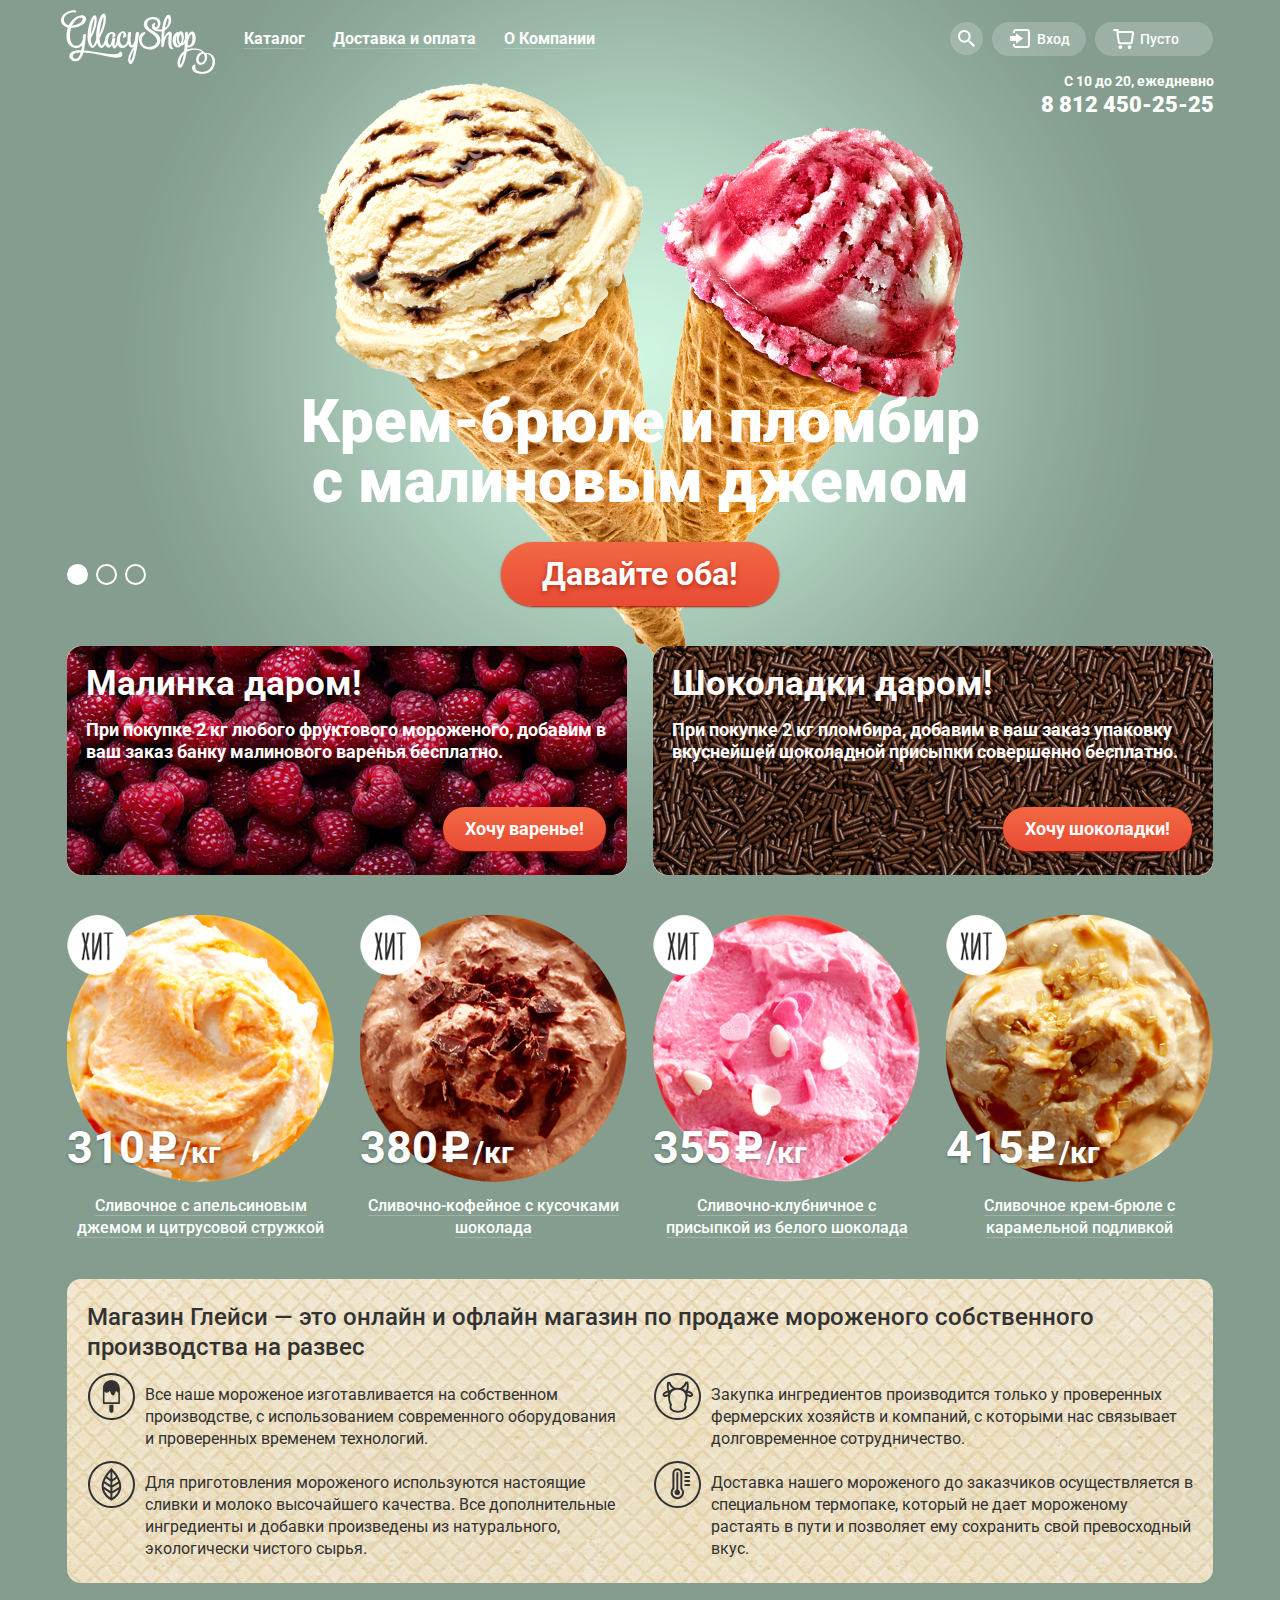
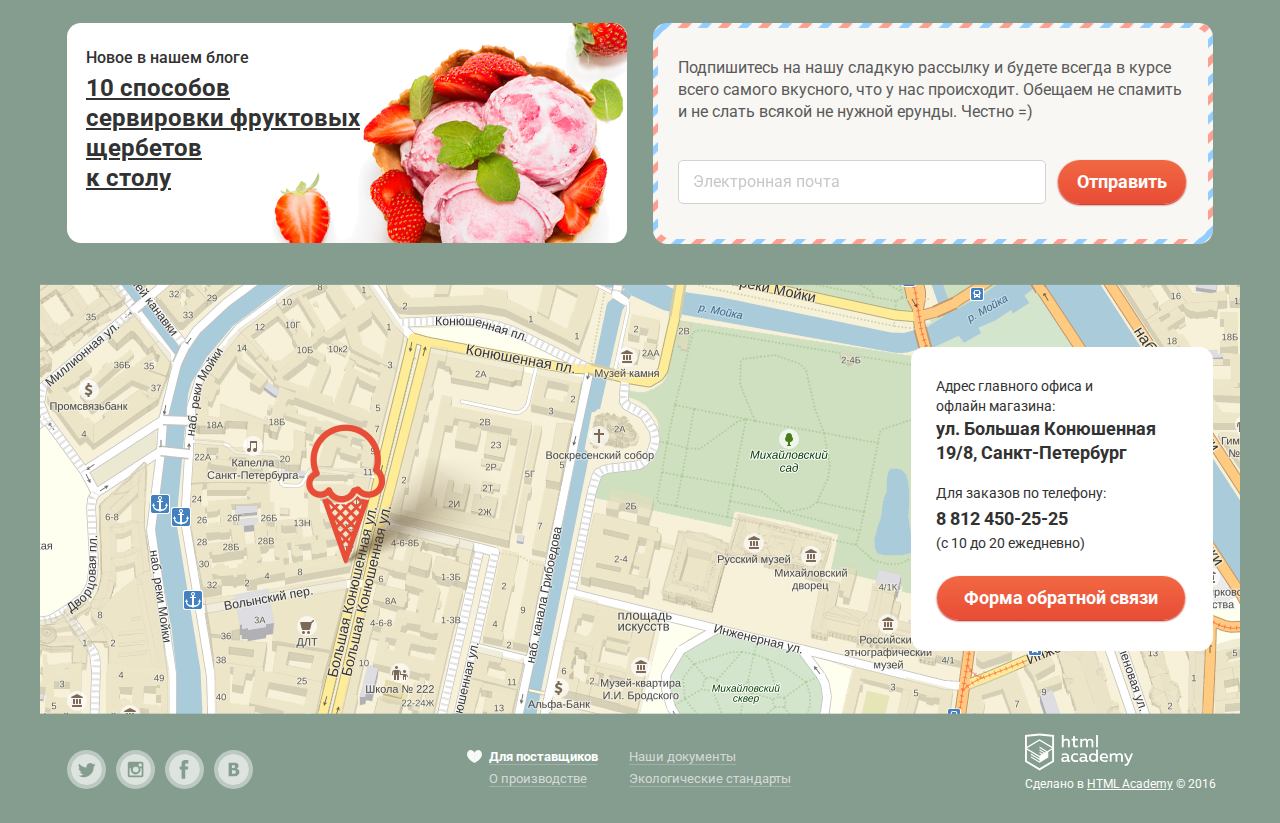
<file: index.html>
<!DOCTYPE html>
<html lang="ru">
    <head>
        <meta charset="utf-8">
        
        <title>HTML Academy: Глейси</title>
        
        <link rel="stylesheet" type="text/css" href="css/normalize.css">
        
        <link href="https://fonts.googleapis.com/css?family=Roboto:400,500,700,900,300&subset=cyrillic,latin" rel="stylesheet" type="text/css">
        
        <link rel="stylesheet" href="css/style.min.css">
    </head>
    
    <body class="index">
        <input type="radio" name="toggle" id="slider-btn1" class="slider-btn__toggle slider-btn__toggle1" checked>
        
        <input type="radio" name="toggle" id="slider-btn2" class="slider-btn__toggle slider-btn__toggle2">
        
        <input type="radio" name="toggle" id="slider-btn3" class="slider-btn__toggle slider-btn__toggle3">
    
        <div class="site-wrapper">
            <header class="main-header">
                <div class="main-header__container">   
                    <figure class="main-header__logo">
                        <img src="img/logo.svg" alt="GllasyShop" width="154" height="64">
                    </figure>

                    <nav class="main-header__main-menu">
                        <ul class="main-header__navigation">
                            <li class="main-header__menu main-header__menu--active">
                                <a href="catalog.html" class="main-header__link main-header__link--active header-link btn">Каталог</a>

                                <ul class="navigation-hidden">
                                    <li class="navigation-hidden__item navigation-hidden__item--border">
                                        <a href="#" class="navigation-hidden__link navigation-hidden__link--bold header-link">Новинки</a>
                                    </li>

                                    <li class="navigation-hidden__item"><a href="catalog.html" class="navigation-hidden__link header-link">Сливочное</a></li>

                                    <li class="navigation-hidden__item"><a href="#" class="navigation-hidden__link header-link">Щербеты</a></li>

                                    <li class="navigation-hidden__item"><a href="#" class="navigation-hidden__link header-link">Фруктовый лед</a></li>

                                    <li class="navigation-hidden__item"><a href="#" class="navigation-hidden__link header-link">Мелорин</a></li>
                                </ul>
                            </li>

                            <li class="main-header__menu">
                                <a href="#" class="main-header__link header-link btn">Доставка и оплата</a>
                            </li>

                            <li class="main-header__menu">
                                <a href="#" class="main-header__link header-link btn">О Компании</a>
                            </li>
                        </ul>
                    </nav>

                    <div class="user-block__text">      
                        <div class="user-block__working">
                            С 10 до 20, ежедневно
                        </div>    

                        <div class="user-block__text--bold">
                            8 812 450-25-25
                        </div>
                    </div>     

                    <div class="user-block">
                        <div class="user-block__search-block user-block__elem">
                            <button type="submit" name="search-btn" id="search-btn" form="search-form" class="user-block__search user-block__search--radius btn btn__user-block">
                                <!--псевдоэлемент с изображением-->
                            </button>

                            <div class="search-hidden form-view">     
                               <form id="search-form" class="search-hidden__form">
                                    <div class="input-container">  
                                        <input type="search" placeholder="Что ищем?" id="search-field" required class="search-hidden__input input-view">

                                        <label for="search-field" class="label__form">Что ищем?</label>
                                    </div>        
                                </form>
                            </div>    
                        </div>

                        <div class="user-block__login-block user-block__elem">
                            <a href="#" class="user-block__login btn btn__user-block">
                                <!--псевдоэлемент с изображением-->
                                Вход
                            </a>

                            <div class="user-block__form form-view">   
                                <form action="#" method="post" class="login-form">
                                    <div class="input-container">
                                        <input type="text" name="e-mail" placeholder="Электронная почта" id="e-mail-login" required class="login-form__e-mail login-form__input input-view">

                                        <label for="e-mail-field" class="label__form">Электронная почта</label>
                                    </div>    

                                    <div class="input-container">   
                                        <input type="password" name="password" placeholder="Пароль" id="password-field" required class="login-form__password login-form__input input-view">

                                        <label for="password-field" class="label__form">Пароль</label>
                                    </div>    

                                    <input type="submit" name="enter" id="enter-field" value="Войти" class="login-form__btn btn btn-red">

                                    <div class="login-form__links">
                                        <a href="#" class="login-form__link link">Забыли пароль?</a>
                                    </div>

                                    <div class="login-form__links">
                                        <a href="#" class="login-form__link link">Новая регистрация</a>
                                    </div>
                                </form>
                            </div>     
                        </div>

                        <div class="user-block__cart-block user-block__elem">
                            <a href="#" class="user-block__cart  btn btn__user-block">
                                <!--псевдоэлемент с изображением-->
                                Пусто
                            </a>
                        </div>
                    </div> 
                </div>
            </header>


            <main>
                <div class="slider">
                    <div class="slide" id="slide1">
                        <h1 class="slide__title">Крем-брюле и пломбир с малиновым джемом</h1>

                        <a class="slide__btn btn btn-red" href="#">Давайте оба!</a>
                    </div>

                    <div class="slide" id="slide2">
                        <h1 class="slide__title">Шоколадный пломбир и лимонный сорбет</h1>

                        <a class="slide__btn btn btn-red" href="#">Давайте оба!</a>
                    </div>

                    <div class="slide" id="slide3">
                        <h1 class="slide__title">Пломбир с помадкой и клубничный щербет</h1>

                        <a class="slide__btn btn btn-red" href="#">Давайте оба!</a>
                    </div>

                    <div class="slader-control">
                        <label for="slider-btn1" class="slader-control__label slader-control__label1"></label>
                        
                        <label for="slider-btn2" class="slader-control__label slader-control__label2"></label>
                        
                        <label for="slider-btn3" class="slader-control__label slader-control__label3"></label>
                    </div>
                </div>

                <div class="banner__container">   
                    <article class="banner banner1 block">
                        <div class="banner__content">
                            <h2 class="banner__caption">
                                Малинка даром!
                            </h2>

                            <p>
                                При покупке 2 кг любого фруктового мороженого, добавим
                                в ваш заказ банку малинового варенья бесплатно.
                            </p>

                            <a href="#" class="banner__btn btn btn-red">Хочу варенье!</a>
                        </div>    

                    </article> 

                    <article class="banner banner2 block">     
                        <div class="banner__content">
                            <h2 class="banner__caption">
                                Шоколадки даром!
                            </h2>

                            <p>
                                При покупке 2 кг пломбира, добавим в ваш заказ упаковку
                                вкуснейшей шоколадной присыпки совершенно бесплатно.
                            </p>

                            <a href="#" class="banner__btn btn btn-red">Хочу шоколадки!</a>
                        </div>    

                    </article>    
                </div> 

                <div class="ice-cream__container">    
                    <article class="ice-cream">
                        <div class="ice-cream__content">
                            <figure class="ice-cream__preview">
                                <img src="img/1.png" width="267" height="267" alt="Мороженное">
                                
                                <img src="img/hit1.png" width="61" height="61" alt="Хит" class="hit">
                            </figure>

                            <div class="ice-cream__price">
                               310
                                <span class="ruble"><!--псевдоэлемент знак рубль-->/кг</span>
                            </div>

                            <p>
                                <a href="#" class="ice-cream__link link">
                                    Сливочное с апельсиновым джемом и цитрусовой стружкой
                                </a>
                            </p>    
                        </div>

                        <div class="ice-cream__hidden">
                            <button type="button" name="quick-view1" value="Быстрый просмотр" class="ice-cream-hidden__btn btn btn-red">Быстрый просмотр</button>
                        </div>
                    </article>

                    <article class="ice-cream">
                        <div class="ice-cream__content">
                            <figure class="ice-cream__preview">
                                <img src="img/2.png" width="267" height="267" alt="Мороженное">
                               
                                <img src="img/hit1.png" width="61" height="61" alt="Хит" class="hit">
                            </figure>

                            <div class="ice-cream__price">
                               380
                                <span class="ruble"><!--псевдоэлемент знак рубль-->/кг</span>
                            </div>

                            <p> 
                                <a href="#" class="ice-cream__link link">
                                    Сливочно-кофейное с кусочками шоколада
                                </a>
                            </p>      
                        </div>

                        <div class="ice-cream__hidden">
                            <button type="button" name="quick-view" id="quick-view2" value="Быстрый просмотр" class="ice-cream-hidden__btn btn btn-red">Быстрый просмотр</button>
                        </div>
                    </article>

                    <article class="ice-cream">
                        <div class="ice-cream__content">
                            <figure class="ice-cream__preview">
                                <img src="img/3.png" width="267" height="267" alt="Мороженное">
                                
                                <img src="img/hit1.png" width="61" height="61" alt="Хит" class="hit">
                            </figure>

                            <div class="ice-cream__price">
                               355
                                <span class="ruble"><!--псевдоэлемент знак рубль-->/кг</span>
                            </div>

                            <p>   
                                <a href="#" class="ice-cream__link link">
                                    Сливочно-клубничное с присыпкой из белого шоколада
                                </a>
                            </p>     
                        </div>

                        <div class="ice-cream__hidden">
                            <button type="button" name="quick-view" id="quick-view3" value="Быстрый просмотр" class="ice-cream-hidden__btn btn btn-red">Быстрый просмотр</button>
                        </div>
                    </article>

                    <article class="ice-cream">
                        <div class="ice-cream__content">
                            <figure class="ice-cream__preview">
                                <img src="img/4.png" width="267" height="267" alt="Мороженное">
                                
                                <img src="img/hit1.png" width="61" height="61" alt="Хит" class="hit">
                            </figure>

                            <div class="ice-cream__price">
                               415
                                <span class="ruble"><!--псевдоэлемент знак рубль-->/кг</span>
                            </div>

                            <p>
                                <a href="#" class="ice-cream__link link">
                                    Сливочное крем-брюле с карамельной подливкой
                                </a>
                            </p>       
                        </div>

                        <div class="ice-cream__hidden">
                            <button type="button" name="quick-view" id="quick-view4" value="Быстрый просмотр" class="ice-cream-hidden__btn btn btn-red">Быстрый просмотр</button>
                        </div>
                    </article>
                </div>    

                <section class="block main-info">
                    <div class="main-info__container">       
                        <h3 class="main-info__caption">
                            Магазин Глейси  — это онлайн и офлайн магазин по продаже мороженого собственного производства на развес
                        </h3>

                        <div class="main-info__content">
                            <div class="main-info__text ice-lolly">
                                <!--Псевдоэлемент с картинкой-->
                                <p>
                                    Все наше мороженое изготавливается на собственном производстве, с использованием современного оборудования и проверенных временем технологий.
                                </p>
                            </div>

                            <div class="main-info__text leaf">    
                                <!--Псевдоэлемент с картинкой-->
                                <p>
                                    Для приготовления мороженого используются настоящие сливки и молоко высочайшего качества. Все дополнительные ингредиенты и добавки произведены из натурального, экологически чистого сырья.
                                </p>
                            </div>

                            <div class="main-info__text cow">
                                <!--Псевдоэлемент с картинкой-->
                                <p>
                                    Закупка ингредиентов  производится только у проверенных фермерских хозяйств и компаний, с которыми нас связывает долговременное сотрудничество.
                                </p>
                            </div>

                            <div class="main-info__text thermometer">
                                <!--Псевдоэлемент с картинкой-->
                                <p>
                                    Доставка нашего мороженого до заказчиков осуществляется в специальном термопаке, который не дает мороженому растаять в пути и позволяет ему сохранить свой превосходный вкус.
                                </p>
                            </div>    
                        </div>
                    </div>    
                </section>

                <div class="container-block">   
                    <article class="block blog">
                       <div class="blog__content">
                            <span class="blog__text">Новое в нашем блоге</span>

                            <h3 class="blog__caption">
                                <a href="#" class="blog__link link">
                                    10  способов сервировки
                                    фруктовых щербетов<br>
                                    к столу
                                </a>
                            </h3>
                        </div>
                    </article>

                    <article class="block subscription">
                        <div class="block subscription__content">
                            <p>
                                Подпишитесь на нашу сладкую рассылку и будете всегда в курсе всего самого вкусного, что у нас происходит. Обещаем не спамить и не слать всякой не нужной ерунды. Честно =) 
                            </p>

                            <form action="#" method="post" class="subscription__form">
                                <div class="input-container"> 
                                    <input type="text" name="e-mail" id="e-mail-field" placeholder="Электронная почта" required class="subscription__e-mail input-view">
                                    
                                    <label for="e-mail-field" class="label__form">Электронная почта</label>

                                    <input type="submit" name="sub-e-mail" id="submit-field" value="Отправить" class="subscription__btn btn btn-red">
                                </div>    
                            </form>
                        </div>
                    </article>
                </div> 

                <article class="location">
                    <figure class="location__map">
                        <img src="img/layer_3.png" width="1200" height="430" alt="Карта">
                    </figure>

                    <div class="location-info block">
                        <div class="location-info__feedback">
                            <div class="location-info__text location-info__address">
                                Адрес главного офиса и<br>
                                офлайн магазина:
                                
                                <span class="location-info__text-address location-info__text--bold">ул. Большая Конюшенная 19/8, Санкт-Петербург</span>
                            </div>    

                            <div class="location-info__text location-info__phone">   
                                Для заказов по телефону:
                                
                                <span class="location-info__text-phone location-info__text--bold">8 812 450-25-25</span>
                                (с 10 до 20 ежедневно)
                            </div>
                        </div>

                        <a href="form.html" id="feedback-btn" class="location-info__btn btn btn-red" onClick="show('block')">Форма обратной связи</a>
                    </div>
                </article>
            </main>

            <footer class="footer">
                <div class="footer__container">
                    <section class="social">
                        <a href="#" class="social__btn twiter">Твитер</a>
                       
                        <a href="#" class="social__btn instagram">Инстаграм</a>
                        
                        <a href="#" class="social__btn fecebook">Фейсбук</a>
                        
                        <a href="#" class="social__btn vk">Вконтакте</a>
                    </section>

                    <nav class="footer-info">
                        <ul class="footer-info__list footer-info__list1">   
                            <li class="footer-info__item footer-info__busy">
                                <a href="#" class="footer-info__link footer-info__link--img link">
                                    <span class="footer-info__text footer-info__text--bold link"><!--псевдоэлемент сердечко-->Для поставщиков</span>
                                </a>
                            </li>

                            <li class="footer-info__item footer-info__produce">
                                <a href="#" class="footer-info__link link">О производстве</a>
                            </li>
                        </ul>    

                        <ul class="footer-info__list footer-info__list2">   
                            <li class="footer-info__item footer-info__document">
                                <a href="#" class="footer-info__link link">Наши документы</a>
                            </li>

                            <li class="footer-info__item footer-info__eco">
                                <a href="#" class="footer-info__link link">Экологические стандарты</a>
                            </li>
                        </ul>     
                    </nav>

                    <section class="copiright">
                        <div class="copiright__container">   
                            <figure class="copiright__logo">
                                <img src="img/logo2.svg" width="108" height="38" alt="HtmlAcademy">
                            </figure>

                            <div class="copiright__text">Сделано в <a href="#" class="copiright__link link">HTML Academy</a> &#169; 2016</div>
                        </div>    
                    </section>
                </div>
            </footer>
        </div> 
        <div class="feedback-wraper" id="wrap-feedback">
            <section class="feedback" id="feedback">
               <div class="feedback__text">
                    <span class="feedback__text--bold">Мы обязательно вам ответим!</span>
                </div>

                <button type="button" class="feedback__close" onClick="show('none')">Close</button>

                <form action="#" method="post" class="feedback-form">
                    <div class="input-container">   
                        <input type="text" name="your-name" id="your-name" placeholder="Как вас зовут?" required class="feedback-form__name feedback-form__input input-view">
                        
                        <label for="your-name" class="label__form">Как вас зовут?</label>
                    </div>    

                    <div class="input-container">   
                        <input type="text" name="feedback-email" id="feedback-email" placeholder="Ваша почта для ответа?" required class="feedback-form__email feedback-form__input input-view">
                        
                        <label for="feedback-email" class="label__form">Ваша почта для ответа?</label>
                    </div>    

                    <div class="input-container">   
                        <textarea name="comment" id="comment" cols="30" rows="10" placeholder="Напишите что-нибудь..." required class="feedback-form__comment feedback-form__input input-view"></textarea>
                        
                        <label for="comment" class="label__form">Напишите что-нибудь...</label>
                    </div>    

                    <input type="submit" name="hidden-feedback" id="hidden-feedback" value="Отправить" class="feedback-form__btn btn btn-red">
                </form>
            </section> 
        </div>
         
        <script src="js/script.min.js"></script>                          
    </body>
</html>
</file>
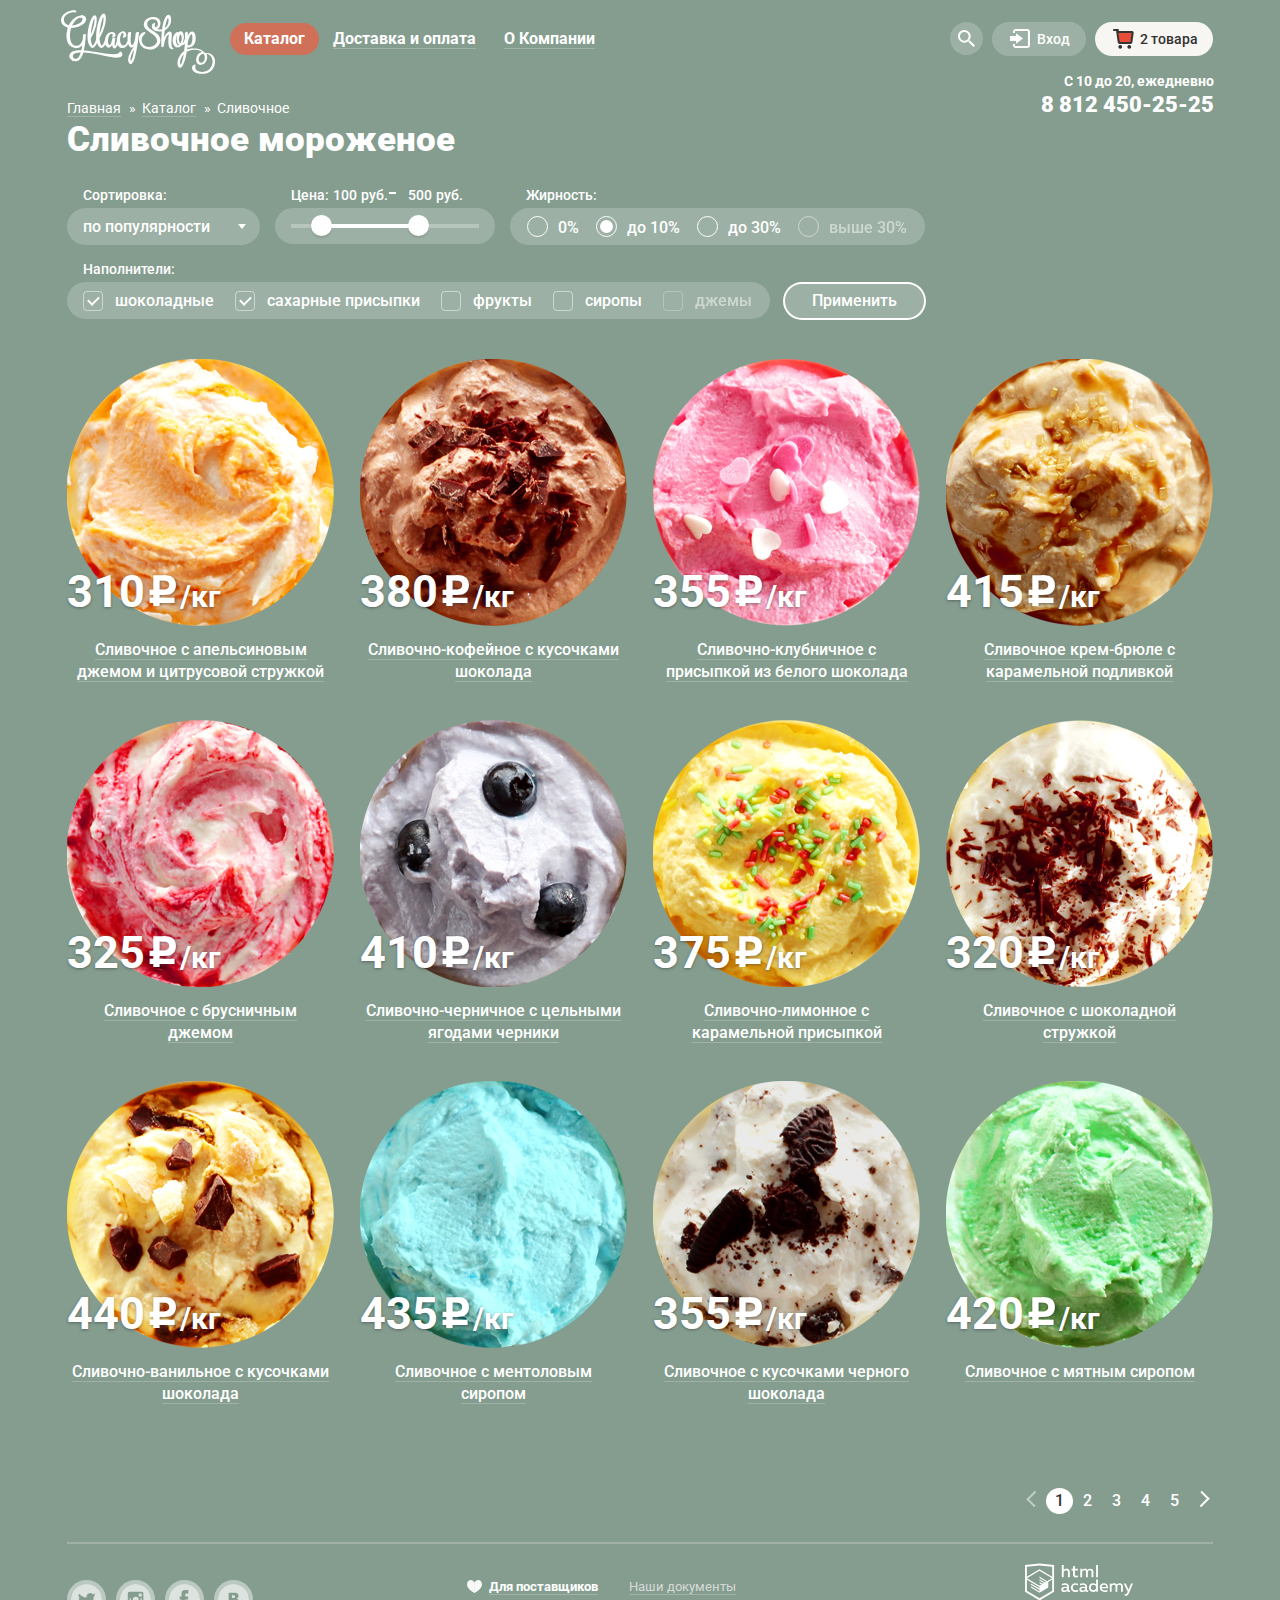
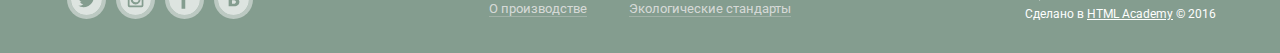
<file: catalog.html>
<!DOCTYPE html>
<html lang="ru">
    <head>
        <meta charset="UTF-8">
        
        <title>HTML Academy: Глейси(каталог)</title>
        
        <link rel="stylesheet" type="text/css" href="css/normalize.css">
        
        <link href="https://fonts.googleapis.com/css?family=Roboto:400,500,700,900,300&subset=cyrillic,latin" rel="stylesheet" type="text/css">
        
        <link rel="stylesheet" href="css/style.min.css">
    </head>
    
    <body class="catalog">
        <div class="site-wrapper">   
            <header class="main-header">
                <div class="main-header__container">   
                    <figure class="main-header__logo">
                        <a href="index.html"><img src="img/logo.svg" alt="GllasyShop" width="154" height="64"></a>
                    </figure>

                    <nav class="main-header__main-menu">
                        <ul class="main-header__navigation">
                            <li class="main-header__menu main-header__menu--active">
                                <a href="catalog.html" class="main-header__link main-header__link--active header-link btn">Каталог</a>

                                <ul class="navigation-hidden">
                                    <li class="navigation-hidden__item navigation-hidden__item--border">
                                        <a href="#" class="navigation-hidden__link navigation-hidden__link--bold header-link">Новинки</a>
                                    </li>
                                    
                                    <li class="navigation-hidden__item"><a href="catalog.html" class="navigation-hidden__link header-link navigation-hidden__link--visible">Сливочное</a></li>
                                    
                                    <li class="navigation-hidden__item"><a href="#" class="navigation-hidden__link header-link">Щербеты</a></li>
                                    
                                    <li class="navigation-hidden__item"><a href="#" class="navigation-hidden__link header-link">Фруктовый лед</a></li>
                                    
                                    <li class="navigation-hidden__item"><a href="#" class="navigation-hidden__link header-link">Мелорин</a></li>
                                </ul>
                            </li>

                            <li class="main-header__menu">
                                <a href="#" class="main-header__link header-link btn">Доставка и оплата</a>
                            </li>

                            <li class="main-header__menu">
                                <a href="#" class="main-header__link header-link btn">О Компании</a>
                            </li>
                        </ul>
                    </nav>

                    <div class="user-block__text">      
                        <div class="user-block__working">
                            С 10 до 20, ежедневно
                        </div>    

                        <div class="user-block__text--bold">
                            8 812 450-25-25
                        </div>
                    </div>     
                   
                    <div class="user-block">
                        <div class="user-block__search-block user-block__elem">
                            <button type="submit" name="search-btn" id="search-btn" form="search-form" class="user-block__search user-block__search--radius btn btn__user-block">
                                <!--псевдоэлемент с изображением-->
                            </button>

                            <div class="search-hidden form-view">     
                               <form id="search-form" class="search-hidden__form">
                                    <div class="input-container">  
                                        <input type="search" placeholder="Что ищем?" id="search-field" required class="search-hidden__input input-view">
                                        
                                        <label for="search-field" class="label__form">Что ищем?</label>
                                    </div>        
                                </form>
                            </div>   
                        </div>

                        <div class="user-block__login-block user-block__elem">
                            <a href="#" class="user-block__login btn btn__user-block">
                                <!--псевдоэлемент с изображением-->
                                Вход
                            </a>

                            <div class="user-block__form form-view">   
                                <form action="#" method="post" class="login-form">
                                    <div class="input-container">
                                        <input type="text" name="e-mail" placeholder="Электронная почта" id="e-mail-login" required class="login-form__e-mail login-form__input input-view">
                                        
                                        <label for="e-mail-login" class="label__form">Электронная почта</label>
                                    </div>    
                                    
                                    <div class="input-container">   
                                        <input type="password" name="password" placeholder="Пароль" id="password-field" required class="login-form__password login-form__input input-view">
                                        
                                        <label for="password-field" class="label__form">Пароль</label>
                                    </div>    

                                    <input type="submit" name="enter" id="enter-field" value="Войти" class="login-form__btn btn btn-red">

                                    <div class="login-form__links">
                                        <a href="#" class="login-form__link link">Забыли пароль?</a>
                                    </div>
                                    
                                    <div class="login-form__links">
                                        <a href="#" class="login-form__link link">Новая регистрация</a>
                                    </div>
                                </form>
                            </div>         
                        </div>

                        <div class="user-block__cart-block user-block__cart-block--active user-block__elem">
                            <a href="#" class="user-block__cart  btn btn__user-block">
                                <!--псевдоэлемент с изображением-->
                                2 товара
                            </a>

                            <div class="cart-hidden form-view">
                                <div class="cart-hidden__container">
                                    <ul class="cart-hidden__cart-content cart-hidden__content1">
                                        <li class="cart-hidden__item cart-hidden__preview">
                                            <figure class="cart-hidden__product">
                                                <a href="#" class="cart-hidden__link">
                                                    <img src="img/ice_cream_small1.png" width="33" height="33" alt="Мороженное" class="cart-hidden__ice-cream">
                                                </a>
                                                
                                                <button type="button" class="btn__del btn__del1">Del</button>
                                            </figure>
                                        </li>    

                                        <li class="cart-hidden__item cart-hidden__text">
                                            <a href="#" class="cart-hidden__link link">
                                                Пломбир с апельсиновым джемом
                                            </a>    
                                        </li>            

                                        <li class="cart-hidden__item cart-hidden__price">
                                            1,5 кг х <span class="cart-hidden__text--grey">200 руб.</span> 
                                        </li>

                                        <li class="cart-hidden__item cart-hidden__cost">
                                            300 руб.
                                        </li>    
                                    </ul>

                                    <ul class="cart-hidden__cart-content cart-hidden__content2">
                                        <li class="cart-hidden__item cart-hidden__preview">
                                            <figure class="cart-hidden__product">
                                                <a href="#" class="cart-hidden__link">
                                                    <img src="img/ice_cream_small2.png" width="33" height="33" alt="Мороженное" class="cart-hidden__ice-cream">
                                                </a>
                                                    
                                                <button type="button" class="btn__del btn__del2">Del</button>
                                            </figure>
                                        </li>    

                                        <li class="cart-hidden__item cart-hidden__text">
                                            <a href="#" class="cart-hidden__link link">
                                                Клубничный пломбир с присыпкой<br> 
                                                из белого шоколада
                                            </a>  
                                        </li>            

                                        <li class="cart-hidden__item cart-hidden__price">
                                            1,5 кг х <span class="cart-hidden__text--grey">300 руб.</span> 
                                        </li>

                                        <li class="cart-hidden__item cart-hidden__cost">
                                            450 руб.
                                        </li>    
                                    </ul>
                                </div>    

                                <div class="cart-hidden__order">
                                    <div class="sum__container">  
                                        <div class="cart-hidden__sum">
                                            Итого: 750 руб.
                                        </div>
                                    </div>     

                                    <form action="#" method="post" class="order-form">
                                        <input type="submit" name="order" id="order-field" value="Оформить заказ" class="order-form__input btn btn-red">
                                    </form>
                                </div>
                            </div>
                        </div>
                    </div> 
                </div>
            </header>

            <main>
                <nav class="breadcrumbs">
                    <ul class="breadcrumbs__navigation">
                        <li class="breadcrumbs__item">
                            <a href="index.html" class="breadcrumbs__link link">Главная<!--Псевдоэлемент с разделителем--></a>
                        </li>

                        <li class="breadcrumbs__item">    
                            <a href="#" class="breadcrumbs__link link">Каталог<!--Псевдоэлемент с разделителем--></a>
                        </li>    

                        <li class="breadcrumbs__item">    
                            <a href="#" class="breadcrumbs__link breadcrumbs__link--text-decoration link">Сливочное</a>
                        </li>    
                    </ul>
                </nav>

                <h1 class="main__caption">Сливочное мороженое</h1>

                <form action="form.php" method="post" class="filter">
                    <div class="filter__container filter-top">   
                        <div class="filter__sort filter-category">
                            <label class="filter__caption">Сортировка:</label>
                            
                            <div class="filter__select-sort filter__box">
                                <select name="sort" id="field-sort" class="filter__select">
                                    <option value="">по популярности</option>
                                    
                                    <option value="">сначала недорогие</option>
                                    
                                    <option value="">сначала дорогие</option>
                                    
                                    <option value="">по жирности</option>
                                </select>
                            </div>
                        </div>

                        <div class="filter__cost filter-category">
                            <div class="filter__caption"> 
                                <label class="filter__title filter__title--cost">Цена: </label>
                                
                                <div class="price-controls">  
                                    <label class="filter__min-price cost-label"><input type="text" name="min-price" value="100" class="cost__price">руб.</label>
                                    
                                    <label class="filter__max-price cost-label"><input type="text" name="max-price" value="500" class="cost__price">руб.</label>
                                </div>     
                            </div>     

                            <div class="range-controls">
                                <div class="range-controls__scale">
                                    <div class="scale__bar"></div>
                                </div>
                                
                                <div class="range-controls__toggle range-controls__toggle--min"></div>
                                
                                <div class="range-controls__toggle range-controls__toggle--max"></div>
                            </div>
                        </div>

                        <div class="filter__fatness filter-category">
                            <label class="filter__caption">Жирность:</label>

                            <div class="percent-fatness filter__box">
                                <input type="radio" class="percent-fatness__percent" name="fatness" value="0%" id="p0">
                                
                                <label for="p0" class="percent-fatness__label">0%</label>
                                
                                <input type="radio" class="percent-fatness__percent" name="fatness" value="before 10%" id="p10" checked>
                                
                                <label for="p10" class="percent-fatness__label">до 10%</label>
                                
                                <input type="radio" class="percent-fatness__percent" name="fatness" value="before 30%" id="p30">
                                
                                <label for="p30" class="percent-fatness__label">до 30%</label>
                                
                                <input type="radio" class="percent-fatness__percent" name="fatness" value="more 30%" id="more-p30" disabled>
                                
                                <label for="more-p30" class="percent-fatness__label">выше 30%</label>
                            </div>
                        </div>
                    </div>    

                    <div class="filter__container filter-bottom">     
                        <div class="filter__filling filter-category">
                            <label class="filter__caption">Наполнители:</label>

                            <div class="filling-chose filter__box">
                                <input type="checkbox" class="filling-chose__check" name="chocolate" id="chocolate" checked>
                                
                                <label for="chocolate" class="filling-chose__label">шоколадные</label>
                                
                                <input type="checkbox" class="filling-chose__check" name="strew" id="strew" checked>
                                
                                <label for="strew" class="filling-chose__label">сахарные присыпки</label>
                                
                                <input type="checkbox" class="filling-chose__check" name="fruit" id="fruit">
                                
                                <label for="fruit" class="filling-chose__label">фрукты</label>
                                
                                <input type="checkbox" class="filling-chose__check" name="syrup" id="syrup">
                                
                                <label for="syrup" class="filling-chose__label">сиропы</label>
                                
                                <input type="checkbox" class="filling-chose__check" name="jam" id="jam" disabled>
                                
                                <label for="jam" class="filling-chose__label">джемы</label>
                            </div>
                        </div>

                        <input type="submit" name="filter-sub" id="field-filter-sub" class="filter__sub btn filter-category" value="Применить">
                    </div>   
                </form>

                <div class="ice-cream__container">    
                    <article class="ice-cream">
                        <div class="ice-cream__content">
                            <figure class="ice-cream__preview">
                                <img src="img/1.png" width="267" height="267" alt="Мороженное">
                            </figure>

                            <div class="ice-cream__price">
                               310
                                <span class="ruble"><!--псевдоэлемент знак рубль-->/кг</span>
                            </div>

                            <p>  
                                <a href="#" class="ice-cream__link link">
                                    Сливочное с апельсиновым джемом и цитрусовой стружкой
                                </a>
                            </p>     
                        </div>

                        <div class="ice-cream__hidden">
                            <button type="button" name="quick-view" id="quick-view1" value="Быстрый просмотр" class="ice-cream-hidden__btn btn btn-red">Быстрый просмотр</button>
                        </div>
                    </article>

                    <article class="ice-cream">
                        <div class="ice-cream__content">
                            <figure class="ice-cream__preview">
                                <img src="img/2.png" width="267" height="267" alt="Мороженное">
                            </figure>

                            <div class="ice-cream__price">
                               380
                                <span class="ruble"><!--псевдоэлемент знак рубль-->/кг</span>
                            </div>

                            <p>    
                                <a href="#" class="ice-cream__link link">
                                    Сливочно-кофейное с кусочками шоколада
                                </a>
                            </p>    
                        </div>

                        <div class="ice-cream__hidden">
                            <button type="button" name="quick-view" id="quick-view2" value="Быстрый просмотр" class="ice-cream-hidden__btn btn btn-red">Быстрый просмотр</button>
                        </div>
                    </article>

                    <article class="ice-cream">
                        <div class="ice-cream__content">
                            <figure class="ice-cream__preview">
                                <img src="img/3.png" width="267" height="267" alt="Мороженное">
                            </figure>

                            <div class="ice-cream__price">
                               355
                                <span class="ruble"><!--псевдоэлемент знак рубль-->/кг</span>
                            </div>

                            <p> 
                                <a href="#" class="ice-cream__link link">
                                    Сливочно-клубничное с присыпкой из белого шоколада
                                </a>
                            </p>      
                        </div>

                        <div class="ice-cream__hidden">
                            <button type="button" name="quick-view" id="quick-view3" value="Быстрый просмотр" class="ice-cream-hidden__btn btn btn-red">Быстрый просмотр</button>
                        </div>
                    </article>

                    <article class="ice-cream">
                        <div class="ice-cream__content">
                            <figure class="ice-cream__preview">
                                <img src="img/4.png" width="267" height="267" alt="Мороженное">
                            </figure>

                            <div class="ice-cream__price">
                               415
                                <span class="ruble"><!--псевдоэлемент знак рубль-->/кг</span>
                            </div>

                            <p>   
                                <a href="#" class="ice-cream__link link">
                                    Сливочное крем-брюле с карамельной подливкой
                                </a>
                            </p>     
                        </div>

                        <div class="ice-cream__hidden">
                            <button type="button" name="quick-view" id="quick-view4" value="Быстрый просмотр" class="ice-cream-hidden__btn btn btn-red">Быстрый просмотр</button>
                        </div>
                    </article>
                </div> 

                <div class="ice-cream__container">    
                    <article class="ice-cream">
                        <div class="ice-cream__content">
                            <figure class="ice-cream__preview">
                                <img src="img/5.png" width="267" height="267" alt="Мороженное">
                            </figure>

                            <div class="ice-cream__price">
                               325
                                <span class="ruble"><!--псевдоэлемент знак рубль-->/кг</span>
                            </div>

                            <p>  
                                <a href="#" class="ice-cream__link link">
                                    Сливочное с брусничным джемом
                                </a>
                            </p>     
                        </div>

                        <div class="ice-cream__hidden">
                            <button type="button" name="quick-view" id="quick-view5" value="Быстрый просмотр" class="ice-cream-hidden__btn btn btn-red">Быстрый просмотр</button>
                        </div>
                    </article>

                    <article class="ice-cream">
                        <div class="ice-cream__content">
                            <figure class="ice-cream__preview">
                                <img src="img/6.png" width="267" height="267" alt="Мороженное">
                            </figure>

                            <div class="ice-cream__price">
                               410
                                <span class="ruble"><!--псевдоэлемент знак рубль-->/кг</span>
                            </div>

                            <p>
                                <a href="#" class="ice-cream__link link">
                                    Сливочно-черничное с цельными ягодами черники 
                                </a>
                            </p>       
                        </div>

                        <div class="ice-cream__hidden">
                            <button type="button" name="quick-view" id="quick-view6" value="Быстрый просмотр" class="ice-cream-hidden__btn btn btn-red">Быстрый просмотр</button>
                        </div>
                    </article>

                    <article class="ice-cream">
                        <div class="ice-cream__content">
                            <figure class="ice-cream__preview">
                                <img src="img/7.png" width="267" height="267" alt="Мороженное">
                            </figure>

                            <div class="ice-cream__price">
                               375
                                <span class="ruble"><!--псевдоэлемент знак рубль-->/кг</span>
                            </div>

                            <p> 
                                <a href="#" class="ice-cream__link link">
                                    Сливочно-лимонное с карамельной присыпкой
                                </a>
                            </p>      
                        </div>

                        <div class="ice-cream__hidden">
                            <button type="button" name="quick-view" id="quick-view7" value="Быстрый просмотр" class="ice-cream-hidden__btn btn btn-red">Быстрый просмотр</button>
                        </div>
                    </article>

                    <article class="ice-cream">
                        <div class="ice-cream__content">
                            <figure class="ice-cream__preview">
                                <img src="img/8.png" width="267" height="267" alt="Мороженное">
                            </figure>

                            <div class="ice-cream__price">
                               320
                                <span class="ruble"><!--псевдоэлемент знак рубль-->/кг</span>
                            </div>

                            <p>
                                <a href="#" class="ice-cream__link link">
                                    Сливочное с шоколадной стружкой
                                </a>
                            </p>       
                        </div>

                        <div class="ice-cream__hidden">
                            <button type="button" name="quick-view" id="quick-view8" value="Быстрый просмотр" class="ice-cream-hidden__btn btn btn-red">Быстрый просмотр</button>
                        </div>
                    </article>
                </div>

                <div class="ice-cream__container">    
                    <article class="ice-cream">
                        <div class="ice-cream__content">
                            <figure class="ice-cream__preview">
                                <img src="img/9.png" width="267" height="267" alt="Мороженное">
                            </figure>

                            <div class="ice-cream__price">
                               440
                                <span class="ruble"><!--псевдоэлемент знак рубль-->/кг</span>
                            </div>

                            <p> 
                                <a href="#" class="ice-cream__link link">
                                    Сливочно-ванильное с кусочками шоколада
                                </a>
                            </p>      
                        </div>

                        <div class="ice-cream__hidden">
                            <button type="button" name="quick-view" id="quick-view9" value="Быстрый просмотр" class="ice-cream-hidden__btn btn btn-red">Быстрый просмотр</button>
                        </div>
                    </article>

                    <article class="ice-cream">
                        <div class="ice-cream__content">
                            <figure class="ice-cream__preview">
                                <img src="img/10.png" width="267" height="267" alt="Мороженное">
                            </figure>

                            <div class="ice-cream__price">
                               435
                                <span class="ruble"><!--псевдоэлемент знак рубль-->/кг</span>
                            </div>

                            <p> 
                                <a href="#" class="ice-cream__link link">
                                    Сливочноe с ментоловым сиропом
                                </a>
                            </p>      
                        </div>

                        <div class="ice-cream__hidden">
                            <button type="button" name="quick-view" id="quick-view10" value="Быстрый просмотр" class="ice-cream-hidden__btn btn btn-red">Быстрый просмотр</button>
                        </div>
                    </article>

                    <article class="ice-cream">

                        <div class="ice-cream__content">
                            <figure class="ice-cream__preview">
                                <img src="img/11.png" width="267" height="267" alt="Мороженное">
                            </figure>

                            <div class="ice-cream__price">
                               355
                                <span class="ruble"><!--псевдоэлемент знак рубль-->/кг</span>
                            </div>

                            <p>  
                                <a href="#" class="ice-cream__link link">
                                    Сливочное с кусочками черного шоколада
                                </a>
                            </p>      
                        </div>

                        <div class="ice-cream__hidden">
                            <button type="button" name="quick-view" id="quick-view11" value="Быстрый просмотр" class="ice-cream-hidden__btn btn btn-red">Быстрый просмотр</button>
                        </div>
                    </article>

                    <article class="ice-cream">
                        <div class="ice-cream__content">
                            <figure class="ice-cream__preview">
                                <img src="img/12.png" width="267" height="267" alt="Мороженное">
                            </figure>

                            <div class="ice-cream__price">
                               420
                                <span class="ruble"><!--псевдоэлемент знак рубль-->/кг</span>
                            </div>

                            <p>  
                                <a href="#" class="ice-cream__link link">
                                    Сливочное с мятным сиропом
                                </a>
                            </p>     
                        </div>

                        <div class="ice-cream__hidden">
                            <button type="button" name="quick-view" id="quick-view12" value="Быстрый просмотр" class="ice-cream-hidden__btn btn btn-red">Быстрый просмотр</button>
                        </div>
                    </article>
                </div>

                <div class="pages__container">
                    <nav class="pages">
                        <ul class="pages__navigation">  
                            <li class="pages__item">  
                                <a href="#" class="pages__link arrow pages__back"><!--Back--></a>
                            </li> 

                            <li class="pages__item">      
                                <a href="catalog.html" class="pages__link pages__link--active">1</a>
                            </li>

                            <li class="pages__item">           
                                <a href="#" class="pages__link">2</a>
                            </li>    

                            <li class="pages__item">    
                                <a href="#" class="pages__link">3</a>
                            </li>

                            <li class="pages__item">   
                                <a href="#" class="pages__link">4</a>
                            </li>    

                            <li class="pages__item">    
                                <a href="#" class="pages__link">5</a>
                            </li>    

                            <li class="pages__item">    
                                <a href="#" class="pages__link arrow pages__next"><!--Next--></a>
                            <li class="pages__item">  
                        </ul>       
                    </nav>
                </div>    
            </main>

            <footer class="footer">
                <div class="footer__container">
                    <section class="social">
                        <a href="#" class="social__btn twiter">Твитер</a>
                        
                        <a href="#" class="social__btn instagram">Инстаграм</a>
                        
                        <a href="#" class="social__btn fecebook">Фейсбук</a>
                        
                        <a href="#" class="social__btn vk">Вконтакте</a>
                    </section>

                    <nav class="footer-info">
                        <ul class="footer-info__list footer-info__list1">   
                            <li class="footer-info__item footer-info__busy">
                                <a href="#" class="footer-info__link footer-info__link--img link">
                                    <span class="footer-info__text footer-info__text--bold link"><!--псевдоэлемент сердечко-->Для поставщиков</span>
                                </a>
                            </li>

                            <li class="footer-info__item footer-info__produce">
                                <a href="#" class="footer-info__link link">О производстве</a>
                            </li>
                        </ul>    

                        <ul class="footer-info__list footer-info__list2">   
                            <li class="footer-info__item footer-info__document">
                                <a href="#" class="footer-info__link link">Наши документы</a>
                            </li>

                            <li class="footer-info__item footer-info__eco">
                                <a href="#" class="footer-info__link link">Экологические стандарты</a>
                            </li>
                        </ul>     
                    </nav>

                    <section class="copiright">
                        <div class="copiright__container">   
                            <figure class="copiright__logo">
                                <img src="img/logo2.svg" width="108" height="38" alt="HtmlAcademy">
                            </figure>

                            <div class="copiright__text">Сделано в <a href="#" class="copiright__link link">HTML Academy</a> &#169; 2016</div>
                        </div>    
                    </section>
                </div>
            </footer>
        </div>              
    </body>
</html>
</file>
<file: css/style.min.css>
body{min-width:1200px;margin:0;padding:0;background:#849d8f;font-size:16px;line-height:22px;color:#323232;font-weight:400;font-family:"Roboto","Arial",sans-serif}.site-wrapper{min-width:1200px;-webkit-transition:background-image .5s ease,background-color .5s ease;transition:background-image .5s ease,background-color .5s ease}.site-wrapper:after,.site-wrapper:before{content:"";visibility:hidden;background-image:url(../img/ice_cream2.png)}.site-wrapper:after{background-image:url(../img/ice_cream3.png)}h1,h2,h3{font-size:60px;line-height:60px;color:#fff;font-weight:900;font-family:"Roboto","Arial Black",sans-serif}h2,h3{font-size:35px;line-height:41px;font-weight:700;font-family:"Roboto","Arial",sans-serif}h3{font-size:24px;line-height:30px;color:#323232;font-weight:500}img{max-width:100%;height:auto}.link:active,.link:hover{color:#e84d37;border-bottom-color:#e84d37}.main-header__container{width:1146px;margin:0 auto;padding:0 27px;position:relative}.main-header__container::after{content:'';display:table;clear:both}.main-header__logo{width:154px;margin:10px 0 0 -6px;float:left;padding-right:8px}.main-header__logo img{width:154px;height:64px}.form-view{background:#f8f7f4;border-radius:5px;box-shadow:0 20px 20px 0 rgba(0,0,0,.4)}.input-container{position:relative}.input-view{border:1px solid #d3d3d2;border-radius:5px;padding:13px 0 13px 14px;font-size:14px;font-weight:400;color:#323232}.label__form{opacity:0;position:absolute;top:-15px;left:0;font-size:11px;line-height:13px;color:#999}.input-view:focus~.label__form,.input-view:valid~.label__form{opacity:1;color:#5b9ddf;-webkit-transition:.7s ease all;transition:.7s ease all}.input-view:not(:focus)~.label__form{color:#999}.input-view:hover{box-shadow:0 0 0 1px #d3d3d2}::-webkit-input-placeholder{color:#999}:-moz-placeholder,::-moz-placeholder{color:#999}:-ms-input-placeholder{color:#999}:focus::-webkit-input-placeholder{color:transparent}:focus:-moz-placeholder,:focus::-moz-placeholder{color:transparent}:focus:-ms-input-placeholder{color:transparent}.btn{border:none;outline:none;cursor:pointer;border-radius:35px}.btn-red{background:#f26843;background:-webkit-linear-gradient(#f26843,#e84c35);background:linear-gradient(#f26843,#e84c35);font-size:18px;line-height:24px;color:#fefefe;font-weight:700;box-shadow:0 1px 2px 0 #ac1000;text-decoration:none}.btn-red:hover{background:-webkit-linear-gradient(#f58669,#ec6f5e);background:linear-gradient(#f58669,#ec6f5e);box-shadow:0 2px 2px #ac1000}.btn-red:active{background:-webkit-linear-gradient(top,#d84732 0%,#e1613e 100%);background:linear-gradient(to bottom,#d84732 0%,#e1613e 100%);box-shadow:inset 0 2px 2px #ac1000}.main-header__main-menu{width:690px;float:left;margin-top:23px;margin-left:7px}.main-header__navigation{list-style:none;position:relative;margin:0;padding:0;font-size:0}.main-header__menu{display:inline-block;vertical-align:top;font-size:16px;line-height:18px;font-weight:700}.main-header__menu--active:hover .navigation-hidden{display:block}.main-header__link{padding:7px 14px;color:#fff;text-decoration:none}.main-header__link:active{box-shadow:inset 0 2px 2px 0 #696969}.main-header__link::after{content:'';display:block;border-bottom:1px solid rgba(225,225,225,.3)}.main-header__link:hover{background:#f7f6f3;color:#323232}.catalog .main-header__link--active::after,.main-header__link:hover::after{border:none}.header-link{display:block}.main-header__link--active::before{content:'';position:absolute;top:30px;left:0;width:100px;height:10px}.catalog .main-header__link--active{background:#d07058;color:#fff}.catalog .main-header__link--active:hover{color:#323232}.navigation-hidden{list-style:none;margin:0;padding:0;position:absolute;left:-6px;top:38px;border-radius:5px;background:#f8f7f4;font-size:14px;line-height:16px;font-weight:400;box-shadow:0 20px 20px 0 rgba(0,0,0,.4);overflow:hidden;z-index:1;display:none}.navigation-hidden__item--border{margin:0 7px;padding-bottom:4px;border-bottom:1px solid rgba(50,50,50,.2)}.navigation-hidden__item:last-child{padding-bottom:4px}.navigation-hidden__link--bold{font-weight:700;margin:0 -7px}.navigation-hidden__link{text-decoration:none;padding:9px 23px 7px 20px;color:#323232}.navigation-hidden__link:hover{background:#fbded8}.navigation-hidden__link:active{background:#f6b5a5}.catalog .navigation-hidden__link--visible{background:#d07058;color:#fff}.user-block{width:268px;float:left;padding-left:25px;margin-top:22px;font-size:0}.user-block__elem{font-size:14px;line-height:16px;font-weight:500}.user-block__elem:not(:last-child){margin-right:9px}.btn__user-block{display:block;color:#fff;padding:9px 16px 9px 45px;text-decoration:none;background:rgba(255,255,255,.2)}.user-block__search-block{display:inline-block;vertical-align:top;position:relative;z-index:2}.user-block__cart-block--active:hover .cart-hidden,.user-block__login-block:hover .user-block__form,.user-block__search-block:hover .search-hidden{display:block}.user-block__search{padding:0;margin-left:5px;border:none;width:33px;height:33px;border-radius:50%;background:rgba(255,255,255,.2) url(../img/loupe.svg) no-repeat 50% 50%}.user-block__search:hover{background:#f8f7f4 url(../img/loupe_black.svg) no-repeat 50% 50%}.search-hidden{display:none;position:absolute;top:38px;right:-1px;z-index:-1}.search-hidden::before{content:'';position:absolute;top:-40px;width:341px;height:50px}.search-hidden__form{padding:19px 16px}.search-hidden__input{width:310px}.user-block__login-block{display:inline-block;vertical-align:top;position:relative;z-index:2}.user-block__login{background:rgba(255,255,255,.2) url(../img/enter.svg) no-repeat 18px 49%}.user-block__login:hover{background:#f8f7f4 url(../img/enter_black.svg) no-repeat 18px 49%;color:#323232}.user-block__form{position:absolute;top:37px;right:-3px;display:none;z-index:-1}.user-block__form::before{content:'';position:absolute;top:-5px;right:0;width:93px;height:10px}.login-form{padding:21px 17px 21px 19px}.login-form__input{width:225px;margin-bottom:19px}.login-form__links{font-size:13px;line-height:24px;font-weight:400}.login-form__links:last-child{margin-top:-3px}.login-form__link{color:#323232}.login-form__btn{border:none;padding:11px 25px;float:left;margin-right:20px;margin-bottom:21px}.user-block__cart-block{display:inline-block;vertical-align:top;position:relative}.user-block__cart{padding-right:34px;background:rgba(255,255,255,.2) url(../img/basket.svg) no-repeat 18px 49%}.catalog .user-block__cart{padding-right:15px;background:#f7f6f3 url(../img/basket_full.png) no-repeat 18px 49%;color:#323232}.user-block__cart:hover{background:#f8f7f4 url(../img/basket_black.svg) no-repeat 18px 49%;color:#323232}.catalog .user-block__cart:hover{background:#f7f6f3 url(../img/basket_full.png) no-repeat 18px 49%}.cart-hidden{display:none;position:absolute;top:37px;right:-3px;width:540px;min-height:242px;box-sizing:border-box;padding:30px 17px 0;background-color:#f8f7f4;z-index:1}.cart-hidden::before{content:'';position:absolute;top:-5px;right:0;width:120px;height:10px}.cart-hidden__container{padding-bottom:16px;border-bottom:1px solid #cacac7}.cart-hidden__container::after{content:'';display:table;clear:both}.cart-hidden__cart-content{float:left;margin:0;padding:0;list-style:none;font-size:0}.cart-hidden__content1{margin-bottom:25px}.cart-hidden__item{display:inline-block;vertical-align:top;font-size:13px;line-height:16px;color:#323232;font-weight:400}.cart-hidden__link{text-decoration:none;color:#323232}.cart-hidden__preview{margin-right:13px}.cart-hidden__product{margin:-10px 0 0;padding:0 0 0 24px;position:relative}.cart-hidden__text{margin-right:32px}.cart-hidden__price{margin-right:30px}.cart-hidden__text--grey{color:#999}.btn__del{width:11px;height:11px;position:absolute;top:12px;left:1px;font-size:0;background:#f8f7f4;border:none;outline:none;cursor:pointer}.btn__del::after,.btn__del::before{content:" ";position:absolute;top:4px;left:0;width:11px;height:1px;background:#333}.btn__del::before{-webkit-transform:rotate(45deg);transform:rotate(45deg)}.btn__del::after{-webkit-transform:rotate(-45deg);transform:rotate(-45deg)}.cart-hidden__order{float:right}.cart-hidden__order::after,.filter::after,.sum__container::after{content:'';display:table;clear:both}.cart-hidden__sum{float:right;margin-top:14px;margin-right:-5px;margin-bottom:13px;font-size:15px;line-height:18px;color:#333;font-weight:700}.order-form__input{padding:11px 15px;margin-right:-3px}.user-block__text{position:absolute;top:73px;right:26px;font-size:14px;line-height:16px;color:#fff;font-weight:700;text-align:right}.user-block__working{margin-bottom:9px}.user-block__text--bold{font-size:22px;line-height:24px;font-weight:900;font-family:"Roboto","Arial Black",sans-serif;margin-top:-5px}.slider,main{position:relative}main{width:1146px;margin:0 auto;padding:0 27px}.catalog main::after{content:'';position:absolute;display:block;bottom:-30px;width:1146px;height:2px;background:rgba(225,225,225,.3)}.main__caption{font-size:35px;line-height:31px;font-weight:700px;margin:0}.slider{padding-top:312px;text-align:center}.slide{display:none}.slide__title{width:700px;margin:0 auto 30px}.slide__btn{display:inline-block;vertical-align:top;padding:10px 41px;font-size:32px;line-height:44px;text-shadow:0 2px 5px rgba(160,32,11,.76)}.slider-btn__toggle{display:none}.slader-control{position:absolute;left:0;bottom:20px;z-index:20;font-size:0}.slader-control__label{display:inline-block;vertical-align:top;width:17px;height:17px;margin-right:8px;background:0 0;border:2px solid #fff;border-radius:50%;cursor:pointer}.slader-control__label:hover{background:rgba(250,250,250,.4)}#slider-btn1:checked~.site-wrapper #slide1,#slider-btn2:checked~.site-wrapper #slide2,#slider-btn3:checked~.site-wrapper #slide3{display:block}#slider-btn1:checked~.site-wrapper label[for=slider-btn1],#slider-btn2:checked~.site-wrapper label[for=slider-btn2],#slider-btn3:checked~.site-wrapper label[for=slider-btn3]{background-color:#fff}#slider-btn1:checked~.site-wrapper{background:#849d8f url(../img/ice_cream1.png) no-repeat top center}#slider-btn2:checked~.site-wrapper{background:#8996a6 url(../img/ice_cream2.png) no-repeat top center}#slider-btn3:checked~.site-wrapper{background:#9d8b84 url(../img/ice_cream3.png) no-repeat top center}.breadcrumbs{margin-top:20px}.breadcrumbs__navigation{margin:0;font-size:0;padding:0}.breadcrumbs__item{display:inline-block;vertical-align:top}.breadcrumbs__item:not(:last-child){margin-right:21px}.breadcrumbs__link{position:relative;font-size:14px;line-height:16px;color:#fff;text-decoration:none;border-bottom:1px solid rgba(225,225,225,.3)}.breadcrumbs__link:not(.breadcrumbs__link--text-decoration)::after{content:'»';position:absolute;top:0;right:-15px}.breadcrumbs__link--text-decoration{border:none}.filter-top{margin-top:53px;margin-bottom:37px}.filter-bottom{margin-bottom:40px}.filter__container{float:left;font-size:0}.filter-category{display:inline-block;vertical-align:top;position:relative;margin-right:15px;background:rgba(255,255,255,.2);border-radius:35px;font-size:16px;line-height:18px;font-weight:500;color:#fff}.filter__caption{position:absolute;top:-21px;left:16px;font-size:14px;line-height:16px}.filter__sort{width:193px;height:37px}.filter__select-sort{width:100%;height:100%;border-radius:inherit;position:relative;overflow:hidden}.filter__select{width:210px;height:37px;padding-left:12px;border:none;outline:none;background:0 0;color:#fff}.filter__select-sort::after{content:'';position:absolute;top:16px;left:171px;border:4px solid transparent;border-top:5px solid #fff;z-index:-1}.filter__select:hover{background:#fff;color:#323232}.filter__select-sort:hover::after{border-top:5px solid #323232;z-index:auto}.filter__cost{box-sizing:border-box;width:220px;padding:16px}.price-controls{font-size:0}.cost-label{margin-top:-17px;display:inline-block;vertical-align:top;font-size:14px;cursor:pointer}.filter__min-price{margin-right:18px;margin-left:40px}.filter__max-price::before{content:'';position:absolute;top:5px;left:98px;width:7px;height:2px;background:#fff}.cost__price{width:26px;margin:0;color:inherit;font:inherit;background:0 0;border:none;outline:none}.range-controls{position:relative}.range-controls__toggle{position:absolute;top:-9px;width:21px;height:21px;background:#fff;border-radius:50%;box-shadow:0 2px 2px 0 rgba(0,0,0,.1);cursor:pointer}.range-controls__toggle:hover{-webkit-transform:scale(1.2);transform:scale(1.2)}.range-controls__toggle--min{left:20px}.range-controls__toggle--max{left:117px}.range-controls__scale{height:4px;background:rgba(209,218,211,.5)}.scale__bar{width:50%;margin-left:30px;height:4px;background:#fff}.filter__fatness{box-sizing:border-box;width:415px;height:37px;font-size:0}.percent-fatness__percent{display:none}.percent-fatness__label{display:inline-block;position:relative;vertical-align:top;font-size:16px;margin-top:11px;padding-left:48px;cursor:pointer}.percent-fatness__label::before{content:'';position:absolute;top:-3px;left:17px;width:21px;height:21px;box-sizing:border-box;padding:3px;border:1px solid #fff;border-radius:50%}.percent-fatness__label:hover::before{border:2px solid #fff}.percent-fatness__percent:checked+.percent-fatness__label::before{background:#fff;background-clip:content-box}.filling-chose__check:disabled+.filling-chose__label,.percent-fatness__percent:disabled+.percent-fatness__label{opacity:.5}.percent-fatness__percent:disabled+.percent-fatness__label:hover::before{border:1px solid #fff}.filter__filling{width:703px;height:37px;box-sizing:border-box;font-size:0}.filling-chose__check{display:none}.filling-chose__label{display:inline-block;vertical-align:top;font-size:16px;position:relative;cursor:pointer;padding-left:48px;margin-top:10px;margin-right:5px}.filling-chose__label::after,.filling-chose__label::before{content:'';position:absolute}.filling-chose__label::before{top:-1px;left:16px;width:18px;height:18px;border:1px solid rgba(255,255,255,.5);border-radius:4px}.filling-chose__label:hover::before{border:1px solid #fff}.filling-chose__check:disabled+.filling-chose__label:hover::before{border:1px solid rgba(255,255,255,.5)}.filling-chose__check:checked+.filling-chose__label::after{width:9px;height:5px;top:4px;left:21px;border:2px solid #fff;border-top:none;border-right:none;-webkit-transform:rotate(-45deg);transform:rotate(-45deg);-webkit-transition:-webkit-transform .3s ease-out;transition:transform .3s ease-out;transition:transform .3s ease-out,-webkit-transform .3s ease-out}.filter__sub{border:none;box-shadow:0 0 0 2px #fff;padding:8px 27px;margin-top:2px}.filter__sub:hover{background:#fff;color:#323232}.filter__sub:active{background:#ededed;box-shadow:inset 0 2px 1px 0 #696969;color:#323232;border:none;outline:none}.block{width:560px;border-radius:14px}.banner__container{margin-top:40px;margin-bottom:40px}.banner__container::after,.ice-cream__container::after{content:'';display:table;clear:both}.banner{min-height:229px;float:left;position:relative}.banner1,.banner2{background-size:cover}.banner1{background:#6d1627 url(../img/raspberry_background.jpg) no-repeat top center;margin-right:26px}.banner2{background:#4d3329 url(../img/chocolate_background.jpg) no-repeat top center}.banner__content{padding:17px 19px}.banner__caption{margin:0;padding-bottom:15px}.banner__content p{margin:0;font-size:18px;line-height:22px;color:#fff;font-weight:700}.banner__btn{float:right;padding:10px 22px;margin-right:2px;margin-top:44px;margin-bottom:20px}.ice-cream__container{margin-bottom:40px}.catalog .ice-cream__container{margin-bottom:37px}.ice-cream{width:267px;float:left;position:relative}.ice-cream:not(:nth-child(4)){margin-right:26px}.ice-cream__content{position:relative}.ice-cream__preview{margin:0;padding:0}.hit{position:absolute;top:0;left:0;width:61px;height:61px}.ice-cream__price{position:absolute;top:210px;font-size:45px;line-height:45px;color:#fff;font-weight:700;text-shadow:0 1px 3px rgba(49,50,53,.5)}.ruble{font-size:30px;line-height:45px}.ruble::before{content:'';display:inline-block;vertical-align:top;width:32px;height:37px;background:url(../img/p.svg) no-repeat 100% 5px;margin-left:-8px}.ice-cream__content p{margin:0;padding:7px 5px 0;text-align:center}.ice-cream__link{color:#fff;font-weight:500;text-decoration:none;border-bottom:1px solid rgba(225,225,225,.3)}.ice-cream__hidden{display:none;position:absolute;top:-7px;left:-6px;right:-6px;bottom:-76px;border-radius:5px;background:rgba(247,246,243,.3);box-shadow:0 20px 20px 0 rgba(0,0,0,.4);z-index:1}.ice-cream:hover .ice-cream__hidden{display:block}.ice-cream:hover .ice-cream__content{z-index:2}.ice-cream:hover .ice-cream__link{border:none}.ice-cream-hidden__btn{display:inline-block;vertical-align:top;position:absolute;right:38px;bottom:22px;padding:11px 18px;border:none;border-radius:35px}.main-info{width:auto;background:#e8dabd url(../img/waffle_background.gif) 100% 100%;margin-bottom:40px}.main-info__container{padding:23px 20px}.main-info__caption{margin:0}.main-info__content{-webkit-column-gap:26px;-moz-column-gap:26px;column-gap:26px;-webkit-column-count:2;-moz-column-count:2;column-count:2}.main-info__text{position:relative}.ice-lolly::before{content:'';display:block;position:absolute;top:10px;left:0;width:48px;height:48px;background:url(../img/ice_cream_lolly.svg) no-repeat 100% 100%}.leaf::before{background:url(../img/leaflet.svg) no-repeat 100% 100%}.cow::before,.leaf::before,.thermometer::before{content:'';display:block;position:absolute;top:10px;left:0;width:48px;height:48px}.cow::before{background:url(../img/cow.svg) no-repeat 100% 100%}.thermometer::before{background:url(../img/thermometer.svg) no-repeat 100% 100%}.main-info__content p{text-align:left;padding-top:22px;padding-left:58px;margin:0}.container-block{margin-bottom:40px}.container-block::after{content:'';display:table;clear:both}.blog{height:220px;background:#fff url(../img/strawberry_background.png) no-repeat 100% 100%;float:left;margin-right:26px}.blog__content{padding:24px 19px}.blog__text{font-weight:500}.blog__caption{width:281px;margin:0;padding-top:4px;text-align:left;font-weight:700}.blog__link{color:#323232}.subscription{min-height:220px;background:#fbd2ca url(../img/mail_background.png) no-repeat 100% 100%;background-size:cover;float:left;font-size:0}.subscription__content{width:auto;height:auto;position:relative;background:#f8f7f4;padding:29px 20px;margin:5px;color:#5a5a5a}.subscription__content p{margin:0;padding-bottom:37px;font-size:16px}.subscription__e-mail{width:352px;font-size:16px;padding-top:10px;padding-bottom:10px;margin-bottom:6px}.subscription__btn{margin-left:12px;display:inline-block;vertical-align:top;padding:10px 19px}.location{width:1200px;margin-left:-27px;position:relative;margin-bottom:30px}.location::before{content:url(../img/pin-with-shadow.png);display:block;width:80px;height:140px;position:absolute;top:140px;right:854px}.location__map{margin:0;padding:0}.location__map img{width:1200px;height:430px}.location-info{width:302px;background:#fff;position:absolute;top:63px;right:27px}.location-info__feedback{padding:29px 25px 23px;font-size:14px;line-height:20px}.location-info__text{text-align:left}.location-info__address{padding-bottom:18px}.location-info__text-address{padding-top:1px}.location-info__text-phone{padding-top:4px;padding-bottom:2px}.location-info__text--bold{display:block;font-size:18px;line-height:24px;font-weight:700}.location-info__btn{border:none;display:inline-block;vertical-align:top;margin-left:26px;margin-bottom:31px;padding:10px 27px}.pages__container{margin-top:83px;margin-bottom:66px}.footer__container::after,.pages__container::after{content:'';display:table;clear:both}.pages{float:right;font-size:0}.pages__navigation{margin:0;padding:0;list-style:none}.pages__item{display:inline-block;vertical-align:top;position:relative;margin-left:6px}.pages__item:nth-last-child(3){margin-left:2px;margin-right:2px}.pages__item:nth-last-child(4),.pages__item:nth-last-child(5){margin-left:2px}.pages__item:nth-last-child(6){margin-left:1px}.pages__link:not(.arrow){display:block;padding:4px 9px;border-radius:50%;font-size:16px;line-height:18px;color:#fff;font-weight:500;text-decoration:none}.pages__link:hover:not(.arrow){background:rgba(255,255,255,.2)}.pages__link:active:not(.arrow){background:#fff;color:#323232}.catalog .pages__link--active,.catalog .pages__link--active:hover{background:#fff;color:#323232}.arrow{display:block;width:9px;height:10px;margin-top:5px;border:2px solid #fff}.pages__back,.pages__next{-webkit-transform:rotate(45deg);transform:rotate(45deg)}.pages__back{border-top:none;border-right:none;opacity:.5}.pages__back:hover{opacity:1}.pages__next{border-left:none;border-bottom:none}.feedback__close:hover::after,.feedback__close:hover::before,.pages__next:hover{opacity:.5}.footer{padding-bottom:30px}.footer__container{width:1146px;margin:0 auto;padding:0 27px}.social{width:267px;float:left;margin-right:26px;font-size:0}.social__btn{width:31px;height:31px;border:4px solid rgba(255,255,255,.5);border-radius:50%;display:inline-block;vertical-align:top;opacity:.9}.social__btn:not(:last-child){margin-right:10px}.social__btn:hover{opacity:1}.social__btn:active{box-shadow:inset 0 3px 1px 0 #888;opacity:.8}.twiter{background:url(../img/twiter.svg) no-repeat 100% 100%}.instagram{background:url(../img/insta.svg) no-repeat 100% 100%}.fecebook{background:url(../img/fb.svg) no-repeat 100% 100%}.vk{background:url(../img/vk.svg) no-repeat 100% 100%}.footer-info{width:560px;float:left;margin-right:26px}.footer-info__list{margin:-2px 0 0;padding:0;font-size:0;float:left;list-style:none}.footer-info__list:not(:last-child){margin-right:31px}.footer-info__list1{position:relative;padding-left:129px}.footer-info__list1::before{content:'';width:15px;height:13px;position:absolute;top:2px;left:107px;background:url(../img/heart.svg) no-repeat 100% 100%}.footer-info__item{font-size:13px;line-height:18px;font-weight:400;margin-bottom:4px}.footer-info__link{color:rgba(225,225,225,.9);text-decoration:none;border-bottom:1px solid rgba(225,225,225,.3)}.footer-info__text--bold{color:#fff;font-weight:700}.copiright{width:267px;float:left;white-space:nowrap}.copiright__container{padding-left:79px}.copiright__logo{padding:0;margin:-17px 0 0}.copiright__logo img{width:108px;height:38px}.copiright__text{font-size:12px;line-height:18px;color:#fefefe;font-weight:400;margin-top:-2px}.copiright__link{color:#fefefe}.feedback-wraper{display:none;position:fixed;top:0;left:0;width:100%;height:100%;background:rgba(0,0,0,.3);z-index:100}.feedback{position:fixed;top:43px;left:439px;width:478px;height:443px;box-sizing:border-box;padding:11px 23px;background:#f8f7f4;border-radius:10px}.feedback__text{margin-bottom:18px}.feedback__text--bold{font-size:24px;line-height:28px;color:#323232;font-weight:500}.feedback-form__input{font-size:16px;font-weight:400;padding-top:11px;padding-bottom:11px}.feedback-form__name{width:250px;margin-bottom:18px}.feedback-form__email{width:250px;margin-bottom:20px}.feedback-form__comment{width:412px;height:136px;padding-top:6px;margin-bottom:17px}.feedback-form__btn{float:right;margin-right:2px;padding:11px 25px}.feedback-form__btn::after{content:'';display:table;clear:both}.feedback__close{width:18px;height:17px;position:absolute;top:10px;right:16px;font-size:0;border:0;outline:0;background:0 0;cursor:pointer}.feedback__close::after,.feedback__close::before{content:'';position:absolute;top:7px;right:0;width:21px;height:2px;background:#000}.feedback__close::before{-webkit-transform:rotate(45deg);transform:rotate(45deg)}.feedback__close::after{-webkit-transform:rotate(-45deg);transform:rotate(-45deg)}
</file>
